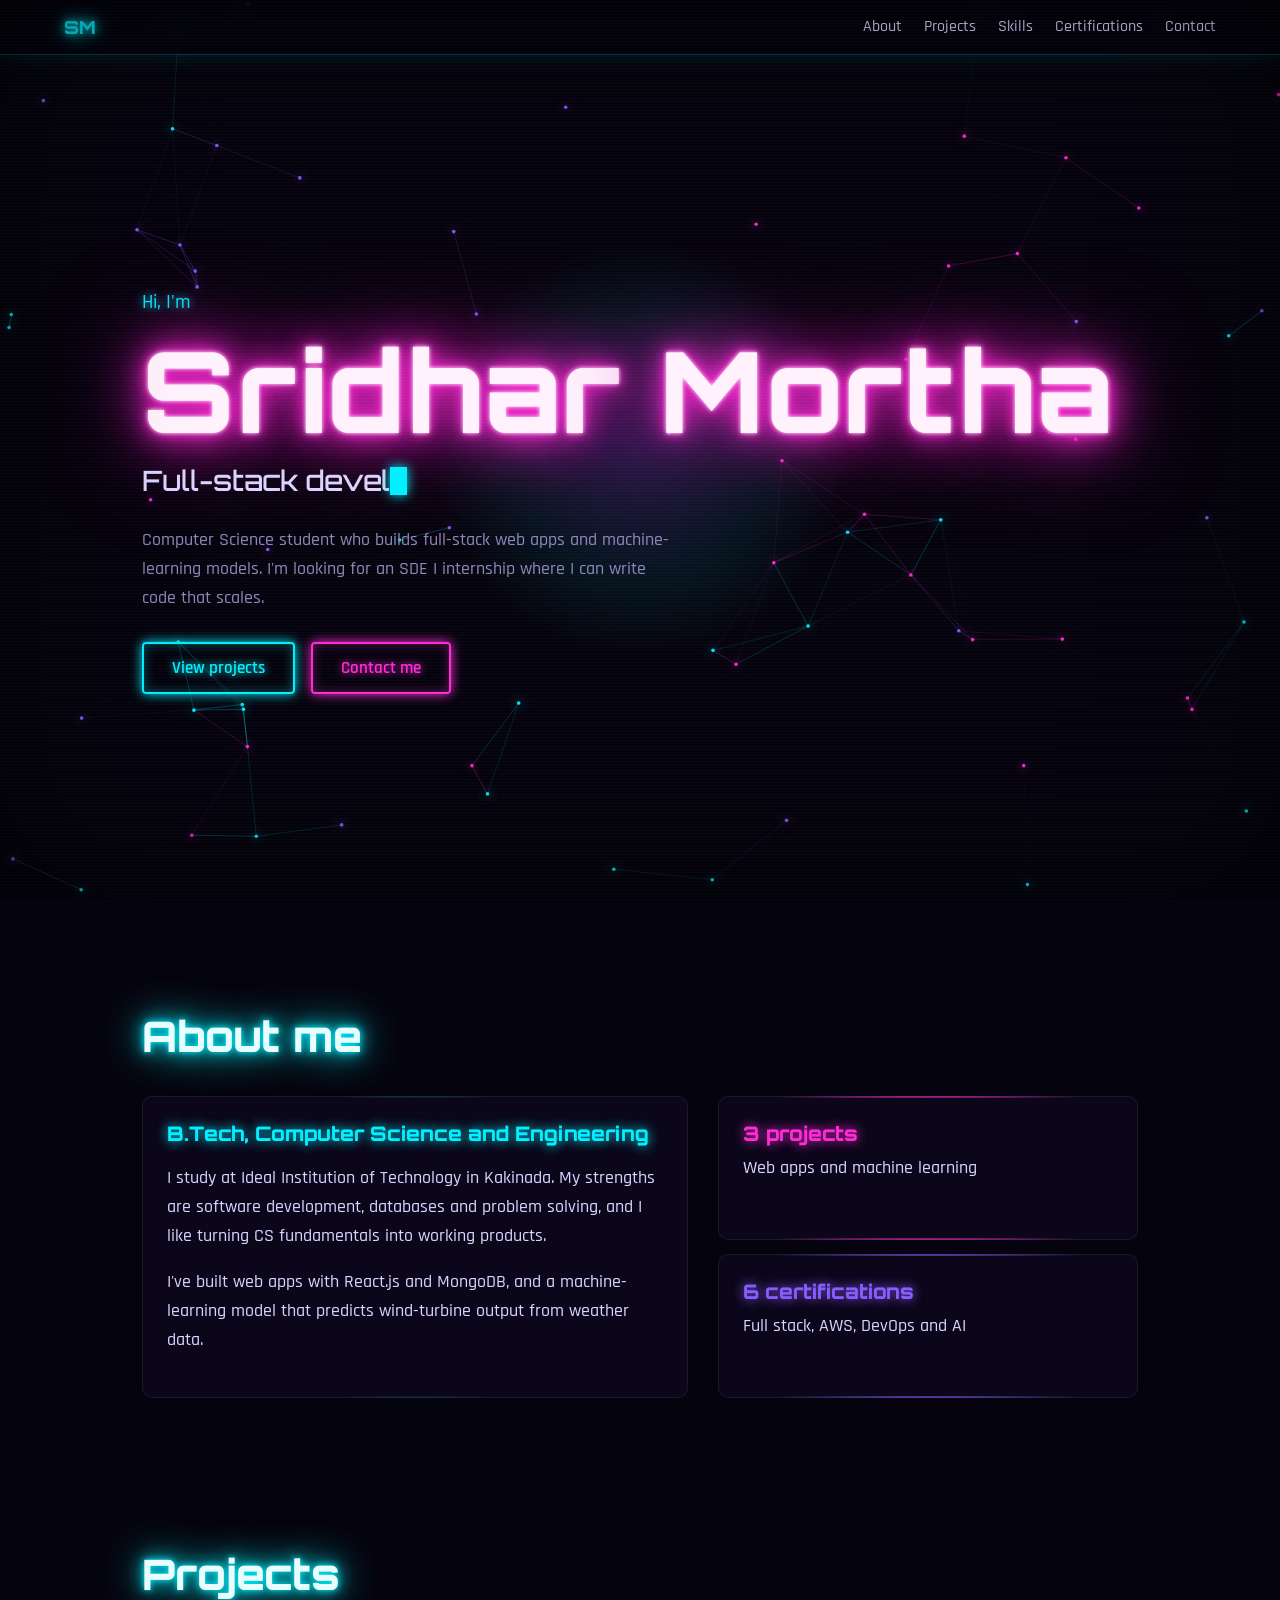
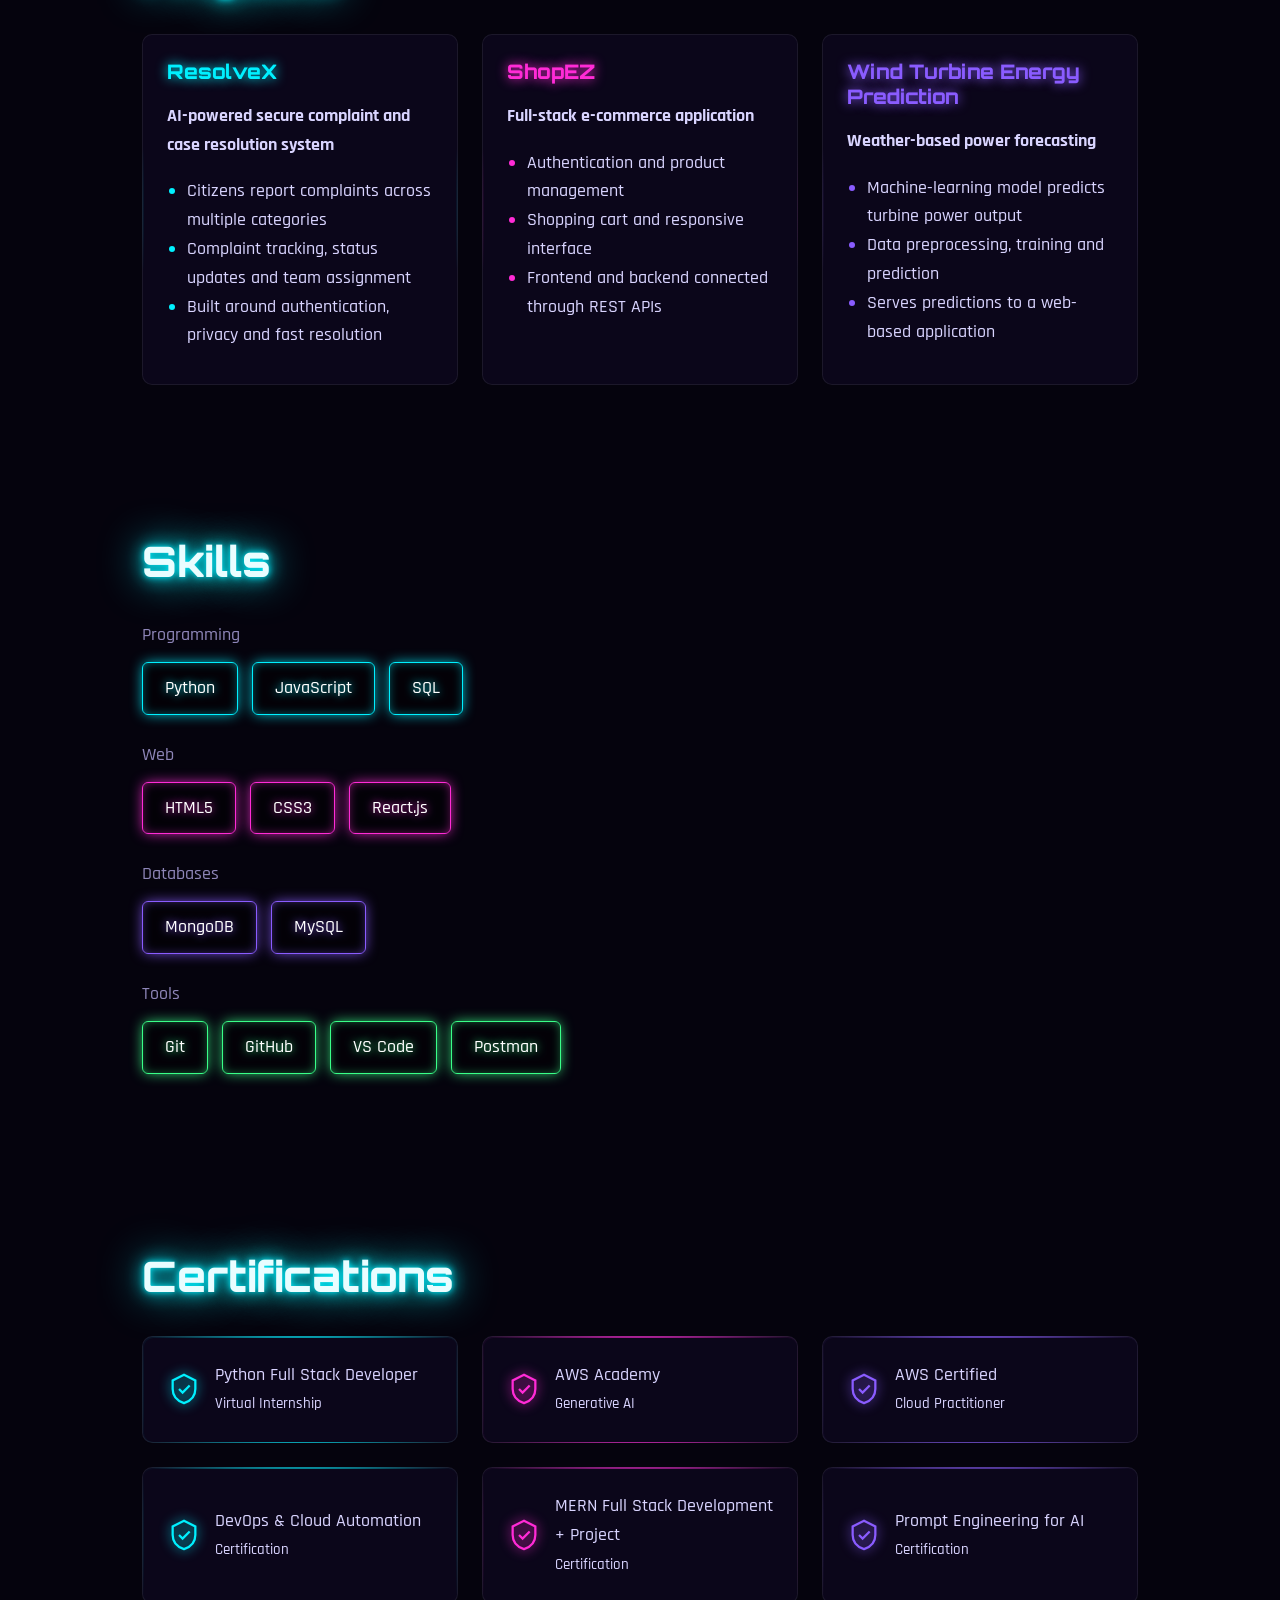
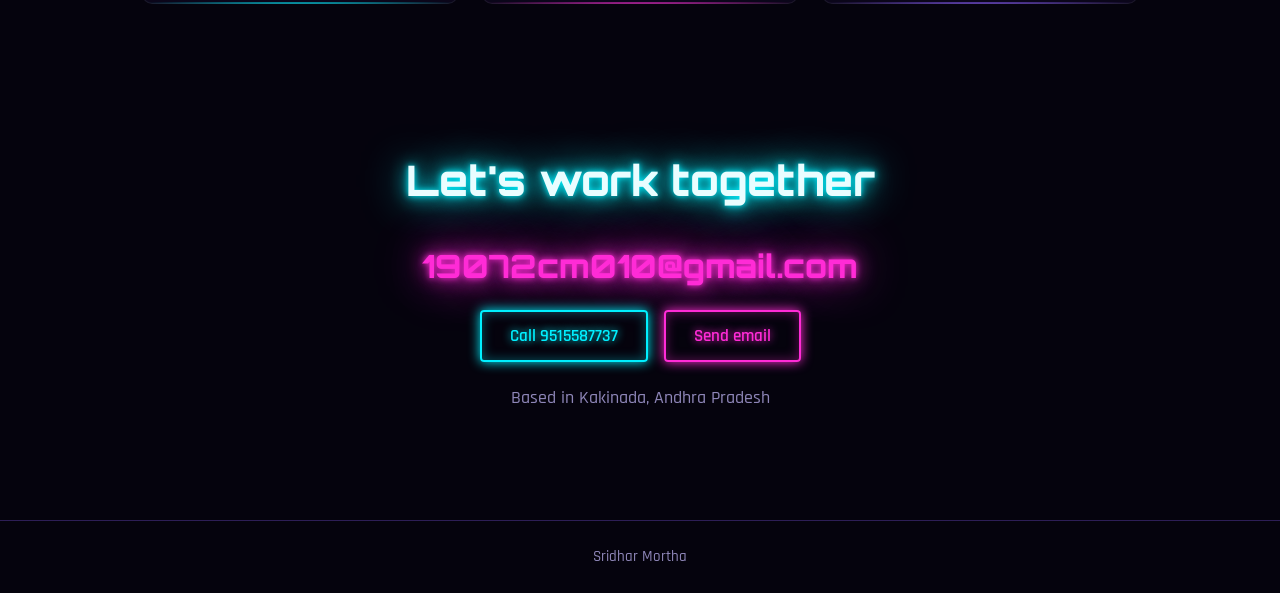
<file: Sridhar Mortha _ Software Developer Portfolio.html>
<!DOCTYPE html>
<html lang="en">
<head>
<meta charset="utf-8">
<meta name="viewport" content="width=device-width, initial-scale=1, viewport-fit=cover">
<title>Sridhar Mortha | Software Developer Portfolio</title>
<link href="https://fonts.googleapis.com/css2?family=Orbitron:wght@500;800&family=Rajdhani:wght@400;500;600&display=swap" rel="stylesheet">
<style>
:root{--bg:#05030d;--cy:#00f0ff;--mg:#ff2bd6;--vi:#8a5cff;--tx:#d9d4ff;--mu:#8e86b8;
box-sizing:border-box;padding-top:env(safe-area-inset-top,0px);padding-bottom:env(safe-area-inset-bottom,0px)}
html{scroll-behavior:smooth;scroll-padding-top:70px}
*{box-sizing:border-box}
body{margin:0;background:var(--bg);color:var(--tx);font:500 18px/1.6 Rajdhani,system-ui,sans-serif;overflow-x:hidden}
#net{position:fixed;inset:0;z-index:0}
#glow{position:fixed;width:420px;height:420px;margin:-210px 0 0 -210px;border-radius:50%;pointer-events:none;z-index:1;
background:radial-gradient(circle,rgba(138,92,255,.22),rgba(0,240,255,.07) 45%,transparent 70%);mix-blend-mode:screen}
.crt{position:fixed;inset:0;pointer-events:none;z-index:50;
background:repeating-linear-gradient(0deg,rgba(255,255,255,.025) 0 1px,transparent 1px 3px);
box-shadow:inset 0 0 160px rgba(0,0,0,.65)}
nav{position:fixed;top:env(safe-area-inset-top,0px);left:0;right:0;z-index:40;display:flex;justify-content:space-between;align-items:center;
padding:14px 5vw;background:rgba(5,3,13,.7);backdrop-filter:blur(10px);border-bottom:1px solid rgba(0,240,255,.25);box-shadow:0 0 22px rgba(0,240,255,.15)}
nav b{font:800 18px Orbitron;color:var(--cy);text-shadow:0 0 8px var(--cy),0 0 20px var(--cy)}
nav div{display:flex;gap:22px;flex-wrap:wrap}
nav a{color:var(--tx);text-decoration:none;font-size:16px;transition:.25s}
nav a:hover,nav a:focus-visible{color:var(--mg);text-shadow:0 0 10px var(--mg);outline:none}
main{position:relative;z-index:2}
section{padding:110px 6vw 40px;max-width:1150px;margin:auto}
.hero{min-height:100vh;display:flex;flex-direction:column;justify-content:center;padding-top:120px}
.hello{color:var(--cy);font-size:20px;text-shadow:0 0 10px var(--cy)}
h1{font:800 clamp(40px,9vw,112px)/1 Orbitron;margin:.15em 0;letter-spacing:.02em;color:#fff2fd;
text-shadow:0 0 4px #fff,0 0 12px var(--mg),0 0 28px var(--mg),0 0 60px var(--mg),0 0 110px #b0008f}
h1 span{display:inline-block}
.flick{animation:flick 6s infinite}
.flick2{animation:flick 7.5s 1.2s infinite}
@keyframes flick{0%,18%,22%,25%,53%,57%,100%{opacity:1}20%,24%,55%{opacity:.35;text-shadow:none}}
.role{font:500 clamp(18px,3vw,28px) Orbitron;color:var(--tx);min-height:1.6em}
.role i{display:inline-block;width:.6em;height:1em;background:var(--cy);box-shadow:0 0 12px var(--cy);vertical-align:-.12em;animation:bl 1s steps(1) infinite}
@keyframes bl{50%{opacity:0}}
.lead{max-width:60ch;color:var(--mu);margin:18px 0 30px}
.btns{display:flex;gap:16px;flex-wrap:wrap}
.btn{position:relative;padding:13px 28px;font:600 17px Rajdhani;color:var(--cy);text-decoration:none;border:2px solid var(--cy);border-radius:4px;
box-shadow:0 0 12px var(--cy),inset 0 0 12px rgba(0,240,255,.35);text-shadow:0 0 8px var(--cy);transition:.3s;overflow:hidden}
.btn:hover,.btn:focus-visible{background:var(--cy);color:#001418;text-shadow:none;box-shadow:0 0 30px var(--cy),0 0 70px var(--cy);outline:none}
.btn.m{color:var(--mg);border-color:var(--mg);box-shadow:0 0 12px var(--mg),inset 0 0 12px rgba(255,43,214,.35);text-shadow:0 0 8px var(--mg)}
.btn.m:hover,.btn.m:focus-visible{background:var(--mg);color:#1a0016;box-shadow:0 0 30px var(--mg),0 0 70px var(--mg)}
h2{font:800 clamp(26px,4.5vw,42px) Orbitron;margin:0 0 34px;color:#e9fdff;text-shadow:0 0 6px var(--cy),0 0 18px var(--cy),0 0 44px var(--cy)}
.about{display:grid;grid-template-columns:1.3fr 1fr;gap:30px}
.stat{display:grid;gap:14px}
.card{--c:var(--cy);position:relative;padding:24px;border-radius:10px;background:rgba(14,9,32,.72);border:1px solid rgba(255,255,255,.07);
transform-style:preserve-3d;transition:transform .15s,box-shadow .3s;backdrop-filter:blur(6px)}
.card::before{content:"";position:absolute;inset:-1px;border-radius:11px;padding:1.5px;z-index:-1;
background:radial-gradient(260px circle at var(--x,50%) var(--y,50%),var(--c),transparent 65%);
-webkit-mask:linear-gradient(#000 0 0) content-box,linear-gradient(#000 0 0);-webkit-mask-composite:xor;mask-composite:exclude;opacity:.9}
.card:hover{box-shadow:0 0 40px -6px var(--c)}
.card h3{font:800 20px Orbitron;margin:0 0 8px;color:var(--c);text-shadow:0 0 12px var(--c)}
.card.m{--c:var(--mg)}.card.v{--c:var(--vi)}
.tag{display:inline-block;margin:4px 6px 0 0;padding:2px 12px;border:1px solid var(--c);border-radius:20px;font-size:15px;color:var(--c);box-shadow:0 0 8px -2px var(--c)}
.card ul{margin:10px 0;padding-left:20px;color:var(--tx)}
.card li::marker{color:var(--c)}
.grid{display:grid;grid-template-columns:repeat(auto-fit,minmax(290px,1fr));gap:24px;perspective:900px}
.skills{display:flex;flex-wrap:wrap;gap:14px}
.orb{padding:11px 22px;border-radius:6px;border:1.5px solid var(--c);color:#fff;background:rgba(0,0,0,.4);
box-shadow:0 0 14px -2px var(--c),inset 0 0 14px -6px var(--c);text-shadow:0 0 8px var(--c);transition:.25s;animation:fl 5s ease-in-out infinite}
.orb:nth-child(odd){animation-delay:-2s}.orb:nth-child(3n){animation-delay:-3.4s}
.orb:hover{transform:scale(1.12);box-shadow:0 0 32px var(--c),inset 0 0 20px -2px var(--c)}
@keyframes fl{50%{transform:translateY(-6px)}}
.group{margin-bottom:26px}.group>p{margin:0 0 12px;color:var(--mu)}
.cert{display:flex;gap:14px;align-items:center}
.cert svg{flex:none;width:34px;height:34px;filter:drop-shadow(0 0 6px var(--c))}
.contact{text-align:center;padding-bottom:90px}
.contact a.big{display:inline-block;margin:6px 0 24px;font:800 clamp(18px,3.4vw,32px) Orbitron;color:var(--mg);text-decoration:none;word-break:break-all;
text-shadow:0 0 6px var(--mg),0 0 20px var(--mg),0 0 50px var(--mg);animation:flick 8s infinite}
.rv{opacity:0;transform:translateY(26px);transition:opacity .8s,transform .8s}
.rv.on{opacity:1;transform:none}
footer{position:relative;z-index:2;text-align:center;padding:24px;color:var(--mu);font-size:15px;border-top:1px solid rgba(138,92,255,.3)}
@media(max-width:760px){.about{grid-template-columns:1fr}nav div{gap:12px}nav a{font-size:14px}nav b{display:none}}
@media(prefers-reduced-motion:reduce){*{animation:none!important;transition:none!important}.rv{opacity:1;transform:none}}
</style>
</head>
<body>
<canvas id="net" aria-hidden="true"></canvas><div id="glow"></div><div class="crt"></div>
<nav><b>SM</b><div><a href="#about">About</a><a href="#projects">Projects</a><a href="#skills">Skills</a><a href="#certs">Certifications</a><a href="#contact">Contact</a></div></nav>
<main>
<section class="hero">
  <div class="hello">Hi, I'm</div>
  <h1><span class="flick">Sridhar</span> <span class="flick2">Mortha</span></h1>
  <div class="role"><span id="typed"></span><i></i></div>
  <p class="lead">Computer Science student who builds full-stack web apps and machine-learning models. I'm looking for an SDE I internship where I can write code that scales.</p>
  <div class="btns"><a class="btn" href="#projects">View projects</a><a class="btn m" href="#contact">Contact me</a></div>
</section>

<section id="about" class="rv">
  <h2>About me</h2>
  <div class="about">
    <div class="card"><h3>B.Tech, Computer Science and Engineering</h3>
      <p>I study at Ideal Institution of Technology in Kakinada. My strengths are software development, databases and problem solving, and I like turning CS fundamentals into working products.</p>
      <p>I've built web apps with React.js and MongoDB, and a machine-learning model that predicts wind-turbine output from weather data.</p></div>
    <div class="stat">
      <div class="card m"><h3>3 projects</h3>Web apps and machine learning</div>
      <div class="card v"><h3>6 certifications</h3>Full stack, AWS, DevOps and AI</div>
    </div>
  </div>
</section>

<section id="projects" class="rv">
  <h2>Projects</h2>
  <div class="grid">
    <div class="card"><h3>ResolveX</h3><p><b>AI-powered secure complaint and case resolution system</b></p>
      <ul><li>Citizens report complaints across multiple categories</li><li>Complaint tracking, status updates and team assignment</li><li>Built around authentication, privacy and fast resolution</li></ul></div>
    <div class="card m"><h3>ShopEZ</h3><p><b>Full-stack e-commerce application</b></p>
      <ul><li>Authentication and product management</li><li>Shopping cart and responsive interface</li><li>Frontend and backend connected through REST APIs</li></ul></div>
    <div class="card v"><h3>Wind Turbine Energy Prediction</h3><p><b>Weather-based power forecasting</b></p>
      <ul><li>Machine-learning model predicts turbine power output</li><li>Data preprocessing, training and prediction</li><li>Serves predictions to a web-based application</li></ul></div>
  </div>
</section>

<section id="skills" class="rv">
  <h2>Skills</h2>
  <div class="group"><p>Programming</p><div class="skills"><span class="orb" style="--c:var(--cy)">Python</span><span class="orb" style="--c:var(--cy)">JavaScript</span><span class="orb" style="--c:var(--cy)">SQL</span></div></div>
  <div class="group"><p>Web</p><div class="skills"><span class="orb" style="--c:var(--mg)">HTML5</span><span class="orb" style="--c:var(--mg)">CSS3</span><span class="orb" style="--c:var(--mg)">React.js</span></div></div>
  <div class="group"><p>Databases</p><div class="skills"><span class="orb" style="--c:var(--vi)">MongoDB</span><span class="orb" style="--c:var(--vi)">MySQL</span></div></div>
  <div class="group"><p>Tools</p><div class="skills"><span class="orb" style="--c:#39ff88">Git</span><span class="orb" style="--c:#39ff88">GitHub</span><span class="orb" style="--c:#39ff88">VS Code</span><span class="orb" style="--c:#39ff88">Postman</span></div></div>
</section>

<section id="certs" class="rv">
  <h2>Certifications</h2>
  <div class="grid">
    <div class="card cert"><svg viewBox="0 0 24 24" fill="none" stroke="#00f0ff" stroke-width="1.6"><path d="M12 2l8 4v6c0 5-3.5 8.5-8 10-4.5-1.5-8-5-8-10V6z"/><path d="M8.5 12l2.5 2.5L16 9.5"/></svg><div>Python Full Stack Developer<br><small>Virtual Internship</small></div></div>
    <div class="card m cert"><svg viewBox="0 0 24 24" fill="none" stroke="#ff2bd6" stroke-width="1.6"><path d="M12 2l8 4v6c0 5-3.5 8.5-8 10-4.5-1.5-8-5-8-10V6z"/><path d="M8.5 12l2.5 2.5L16 9.5"/></svg><div>AWS Academy<br><small>Generative AI</small></div></div>
    <div class="card v cert"><svg viewBox="0 0 24 24" fill="none" stroke="#8a5cff" stroke-width="1.6"><path d="M12 2l8 4v6c0 5-3.5 8.5-8 10-4.5-1.5-8-5-8-10V6z"/><path d="M8.5 12l2.5 2.5L16 9.5"/></svg><div>AWS Certified<br><small>Cloud Practitioner</small></div></div>
    <div class="card cert"><svg viewBox="0 0 24 24" fill="none" stroke="#00f0ff" stroke-width="1.6"><path d="M12 2l8 4v6c0 5-3.5 8.5-8 10-4.5-1.5-8-5-8-10V6z"/><path d="M8.5 12l2.5 2.5L16 9.5"/></svg><div>DevOps &amp; Cloud Automation<br><small>Certification</small></div></div>
    <div class="card m cert"><svg viewBox="0 0 24 24" fill="none" stroke="#ff2bd6" stroke-width="1.6"><path d="M12 2l8 4v6c0 5-3.5 8.5-8 10-4.5-1.5-8-5-8-10V6z"/><path d="M8.5 12l2.5 2.5L16 9.5"/></svg><div>MERN Full Stack Development + Project<br><small>Certification</small></div></div>
    <div class="card v cert"><svg viewBox="0 0 24 24" fill="none" stroke="#8a5cff" stroke-width="1.6"><path d="M12 2l8 4v6c0 5-3.5 8.5-8 10-4.5-1.5-8-5-8-10V6z"/><path d="M8.5 12l2.5 2.5L16 9.5"/></svg><div>Prompt Engineering for AI<br><small>Certification</small></div></div>
  </div>
</section>

<section id="contact" class="contact rv">
  <h2>Let's work together</h2>
  <a class="big" href="mailto:19072cm010@gmail.com">19072cm010@gmail.com</a>
  <div class="btns" style="justify-content:center"><a class="btn" href="tel:+919515587737">Call 9515587737</a><a class="btn m" href="mailto:19072cm010@gmail.com">Send email</a></div>
  <p style="color:var(--mu);margin-top:22px">Based in Kakinada, Andhra Pradesh</p>
</section>
</main>
<footer>Sridhar Mortha</footer>

<script>
(function(){
var rm=matchMedia("(prefers-reduced-motion:reduce)").matches;
// typing roles
var roles=["Full-stack developer","React and MongoDB builder","Machine-learning explorer","AWS certified"],ri=0,ci=0,del=false,el=document.getElementById("typed");
function type(){var w=roles[ri];el.textContent=w.slice(0,ci);
 if(rm){el.textContent=roles[0];return}
 if(!del&&ci++==w.length){del=true;return setTimeout(type,1400)}
 if(del&&--ci<0){del=false;ci=0;ri=(ri+1)%roles.length}
 setTimeout(type,del?35:75)}
type();
// cursor glow + card spotlight
var g=document.getElementById("glow"),mx=innerWidth/2,my=innerHeight/2;
addEventListener("pointermove",function(e){mx=e.clientX;my=e.clientY;g.style.transform="translate("+mx+"px,"+my+"px)"});
g.style.transform="translate("+mx+"px,"+my+"px)";
document.querySelectorAll(".card").forEach(function(c){
 c.addEventListener("pointermove",function(e){var r=c.getBoundingClientRect(),x=e.clientX-r.left,y=e.clientY-r.top;
  c.style.setProperty("--x",x+"px");c.style.setProperty("--y",y+"px");
  if(!rm&&c.parentNode.classList.contains("grid"))c.style.transform="rotateY("+((x/r.width-.5)*12)+"deg) rotateX("+((.5-y/r.height)*12)+"deg) translateZ(8px)"});
 c.addEventListener("pointerleave",function(){c.style.transform=""})});
// reveal
var io=new IntersectionObserver(function(es){es.forEach(function(e){if(e.isIntersecting){e.target.classList.add("on");io.unobserve(e.target)}})},{threshold:.12});
document.querySelectorAll(".rv").forEach(function(s){io.observe(s)});
// particle network
var cv=document.getElementById("net"),cx=cv.getContext("2d"),P=[],W,H,cols=["0,240,255","255,43,214","138,92,255"];
function size(){W=cv.width=innerWidth;H=cv.height=innerHeight;P=[];var n=Math.min(90,Math.floor(W*H/16000));
 for(var i=0;i<n;i++)P.push({x:Math.random()*W,y:Math.random()*H,vx:(Math.random()-.5)*.5,vy:(Math.random()-.5)*.5,c:cols[i%3]})}
size();addEventListener("resize",size);
function draw(){cx.clearRect(0,0,W,H);
 for(var i=0;i<P.length;i++){var a=P[i];a.x+=a.vx;a.y+=a.vy;if(a.x<0||a.x>W)a.vx*=-1;if(a.y<0||a.y>H)a.vy*=-1;
  var dx=a.x-mx,dy=a.y-my,d=Math.sqrt(dx*dx+dy*dy);if(d<140){a.x+=dx/d*1.2;a.y+=dy/d*1.2}
  cx.beginPath();cx.arc(a.x,a.y,1.8,0,6.3);cx.fillStyle="rgba("+a.c+",.95)";cx.shadowColor="rgb("+a.c+")";cx.shadowBlur=12;cx.fill();cx.shadowBlur=0;
  for(var j=i+1;j<P.length;j++){var b=P[j],ex=a.x-b.x,ey=a.y-b.y,l=ex*ex+ey*ey;
   if(l<17000){cx.strokeStyle="rgba("+a.c+","+(.28*(1-l/17000))+")";cx.lineWidth=1;cx.beginPath();cx.moveTo(a.x,a.y);cx.lineTo(b.x,b.y);cx.stroke()}}}
 requestAnimationFrame(draw)}
if(!rm)draw();else{draw=null}
})();
</script>
</body>
</html>
</file>
